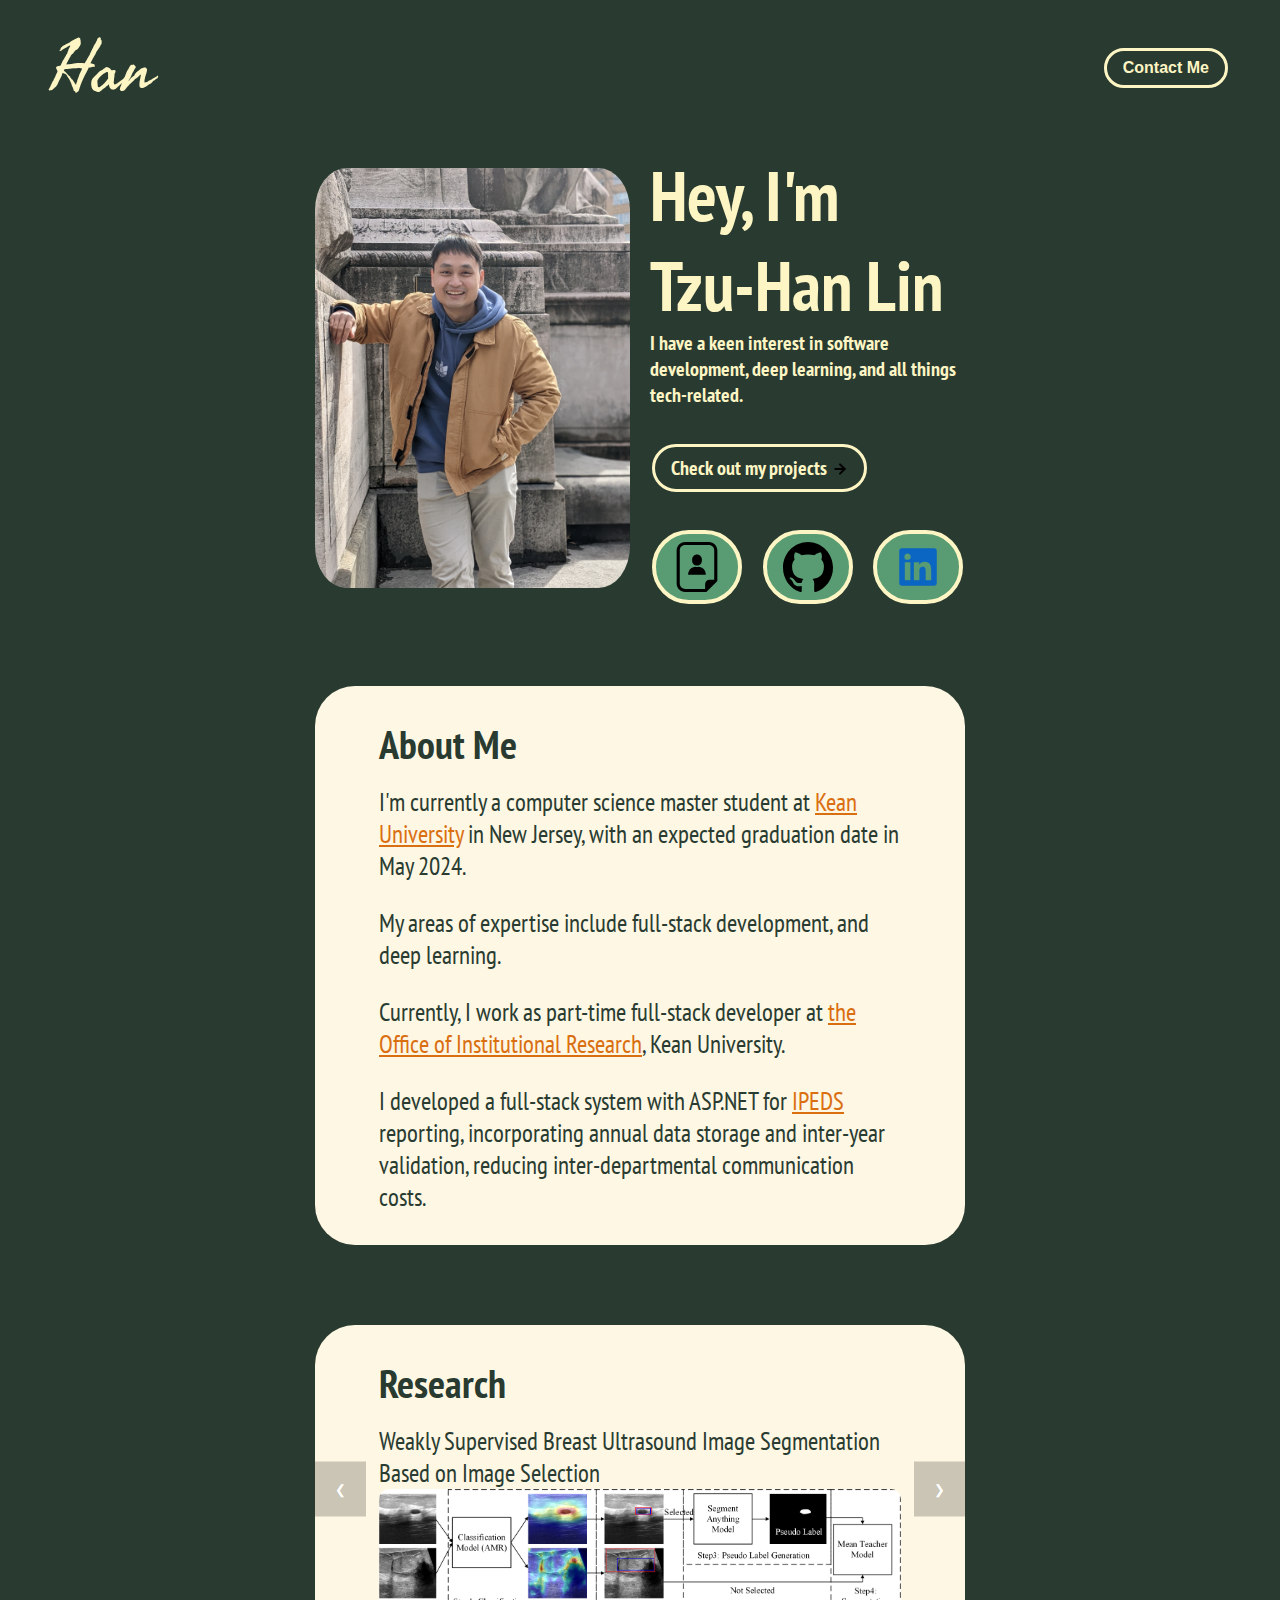
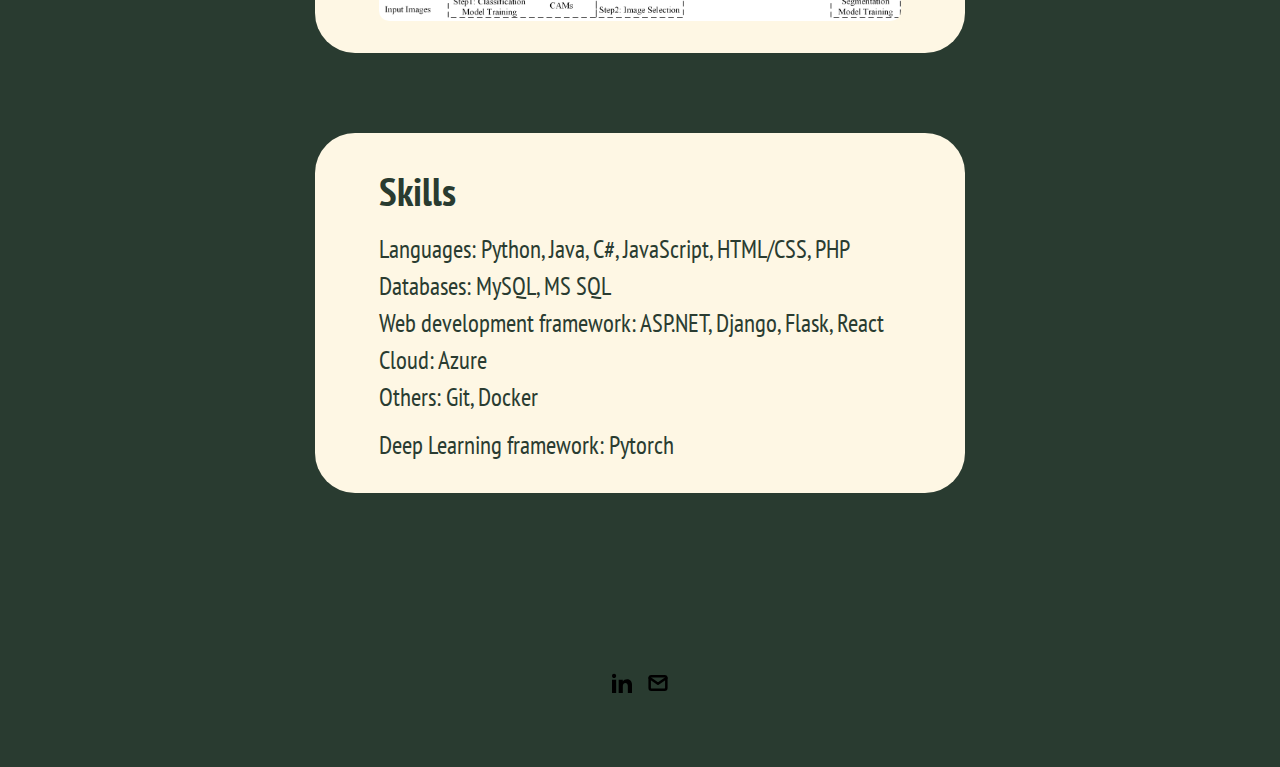
<file: index.html>
<!DOCTYPE html>
<html lang="en">
	<head>
		<meta charset="utf-8">
    <link rel="icon" href="./assets/images/tzu.jpg" />
		<title>Tzu-Han Lin</title>
    <meta name="viewport" content="width=device-width, initial-scale=1" />

		<link rel="stylesheet" href="./css/layout.css">
    <link rel="stylesheet" href="./css/typography.css">
    <link rel="stylesheet" href="./css/utilities.css">
    <link rel="preconnect" href="https://fonts.googleapis.com">
    <link rel="preconnect" href="https://fonts.gstatic.com" crossorigin>
    <link href="https://fonts.googleapis.com/css2?family=PT+Sans+Narrow:wght@400;700&display=swap" rel="stylesheet">
		<link href="https://fonts.googleapis.com/css2?family=Fasthand&family=PT+Sans+Narrow:wght@400;700&display=swap" rel="stylesheet">
    
    <script defer src="./js/script.js"></script>
    <script defer src="./js/carousel.js"></script>

	</head>
	<body>
    <!-- NAVBAR -->
    <div class="navbar">
      <a class="nav-title-link" href="./index.html">
        <span class="nav-title">Han</span>
        <a id = "contact-me" class="button" href="mailto:lintzuh@kean.edu">
          <span id = "contact-me-btn-text"class="button-text">Contact Me</span>
        </a>
      </a>
    </div>

    <!-- MAIN PAGE CONTENT -->
    <div id="main-content">

      <!-- PORTFOLIO HEADER -->
      <div id="portfolio-header">
        <div id="portfolio-header-image-container">
          <img src="./assets/images/tzu.jpg" class="portfolio-header-image">
        </div>
        <div id="portfolio-header-text-container">
            <div class="header-text">
              <span class="main-title">Hey, I'm</span>
              <span class="main-title">Tzu-Han Lin</span>

              <div id="main-title-body"class="body-text">I have a keen interest in software development, deep learning, and all things tech-related.</div>
            </div>

            <a class="button" id="my-work-link">
              <span class="button-text">Check out my projects</span> 
              <image src="./assets/icons/arrow-right.svg" class="right-arrow-icon"/>
            </a>
            
            
            <div class="button-container">
              <a class="header-btn" href="./assets/pdf/2023CV.pdf" target="_blank">
                <!-- <span id ='btn-cv-text'class="button-text">CV</span>  -->
                <image class="header-icon" src="./assets/icons/resume.svg"/>

              </a>
              <a class="header-btn" target="_blank" href="https://github.com/tzuhan2424">
                <!-- <span class="button-text">Github</span>  -->
                <image class="header-icon" src="./assets/icons/github-t.svg"/>

              </a>
              <a class="header-btn" target="_blank" href="https://linkedin.com/in/tzu-han-lin-298622240">
                <!-- <span class="button-text">LinkedIn</span>  -->
                <image class="header-icon" src="./assets/icons/linkedin-t.svg"/>

              </a>
            </div>
        </div>
      </div>

      <!-- ABOUT SECTION -->
      <div id="about-section">
        <span class="subheader-text">About Me</span>
        <div class="about-section-content">
          <div class="body-text">
            I'm currently a computer science master student at 
            <a class="body-text-ref" href="https://www.kean.edu/" target="_blank">Kean University</a> 
            in New Jersey, with an expected graduation date in May 2024. 
          </div>
          <div class="body-text"> 
            My areas of expertise include full-stack development, and deep learning.
          </div>
          <div class="body-text">
            Currently, I work as part-time full-stack developer at 
            <a class="body-text-ref" href="https://www.kean.edu/offices/strategic-analytics-data-illumination-sadi/institutional-research" target="_blank">the Office of Institutional Research</a>, Kean University.
          </div>
          <div class="body-text">
            I developed a full-stack system with ASP.NET for 
            <a class="body-text-ref" href="https://nces.ed.gov/ipeds/" target="_blank">IPEDS</a> 
            reporting, incorporating annual data storage and inter-year validation, reducing inter-departmental communication costs.
          </div>
        </div>
      </div>

      <div class="carousel" id = "my-project-carousel">
        <span class="subheader-text">Research</span>

        <div class="carousel-images">
          <div class="carousel-image-container">
            <span class="body-text">Weakly Supervised Breast Ultrasound Image
              Segmentation Based on Image Selection</span>
            <img src="./assets/images/DL/DLframework.png" alt="Photo 1" class="carousel-image">
            <!-- <div class="image-info">
              Information about the image...
            </div> -->
         </div>
         <div class="carousel-image-container">
          <span class="body-text">Mars terrain type segmentation with novel edge
            detection</span>
          <img src="./assets/images/DL/mars.png" alt="Photo 1" class="carousel-image">
          <div class="image-info">
            <!-- The content inside this div will appear on hover -->
            Read more...
          </div>
       </div>
          <!-- <img src="./assets/images/code.jpeg" alt="Photo 2" class="carousel-image"> -->
          <!-- <img src="./assets/images/sketchbook.jpeg" alt="Photo 3" class="carousel-image"> -->
        </div>
        <button class="carousel-button left">&#10094;</button>
        <button class="carousel-button right">&#10095;</button>
      </div>


      <!-- skill section -->
      <div id="skill-section">
        <span class="subheader-text">Skills</span>
        
        <div class="skill-section-content">
          <div class="body-text">Languages: Python, Java, C#, JavaScript, HTML/CSS, PHP</div>
          <div class="body-text">Databases: MySQL, MS SQL</div>
          <div class="body-text">Web development framework: ASP.NET, Django, Flask, React</div>
          <div class="body-text">Cloud: Azure</div>
          <div class="body-text">Others: Git, Docker</div>


        </div>
        <div class="skill-section-content">
          <div class="body-text">Deep Learning framework: Pytorch</div>
        </div>
      </div>



    </div>

    <!-- FOOTER -->
    <div id="footer">
      <a class="icon-link" target="_blank" href="https://linkedin.com/in/tzu-han-lin-298622240">
        <image src="./assets/icons/linkedin-1.svg" class="footer-icon"/>
      </a>
      <a class="icon-link" href="mailto:lintzuh@kean.edu">
        <image src="./assets/icons/mail.svg" class="footer-icon"/>
      </a>
    </div>

	</body>
</html>
</file>
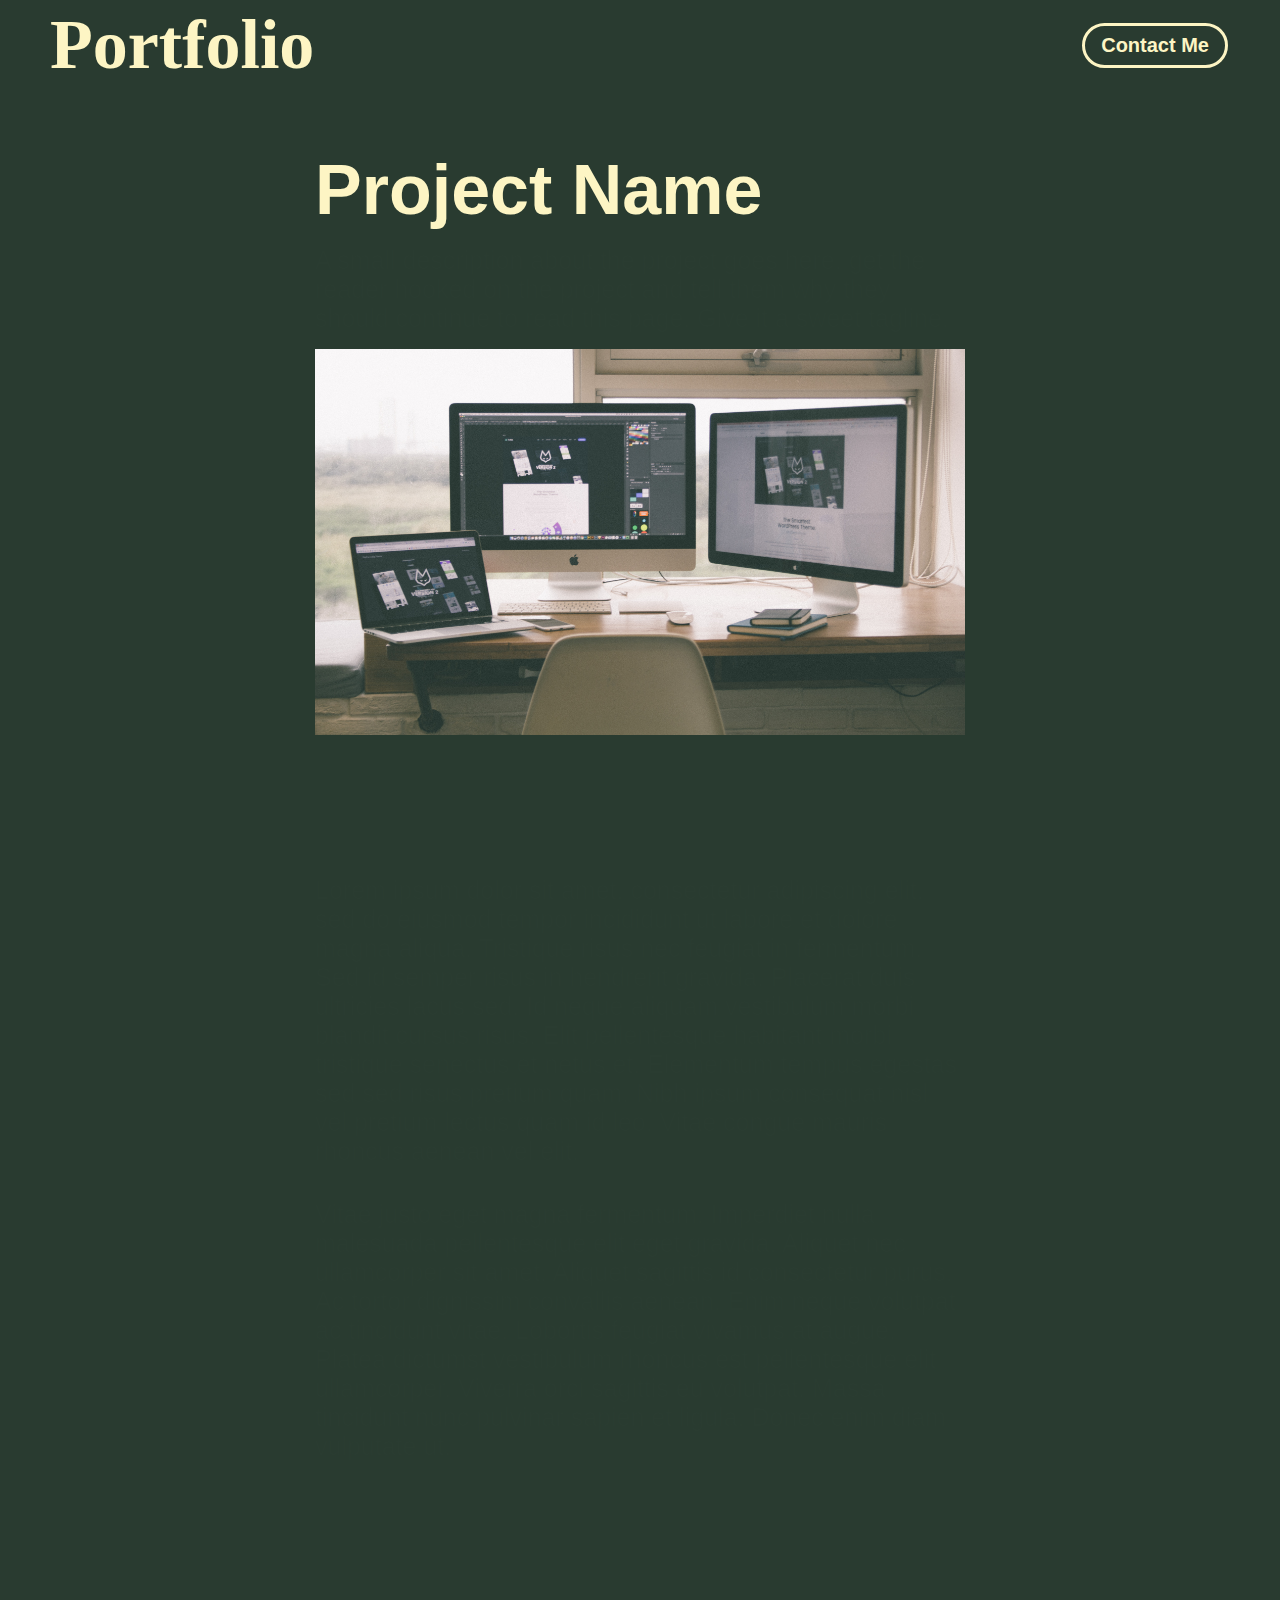
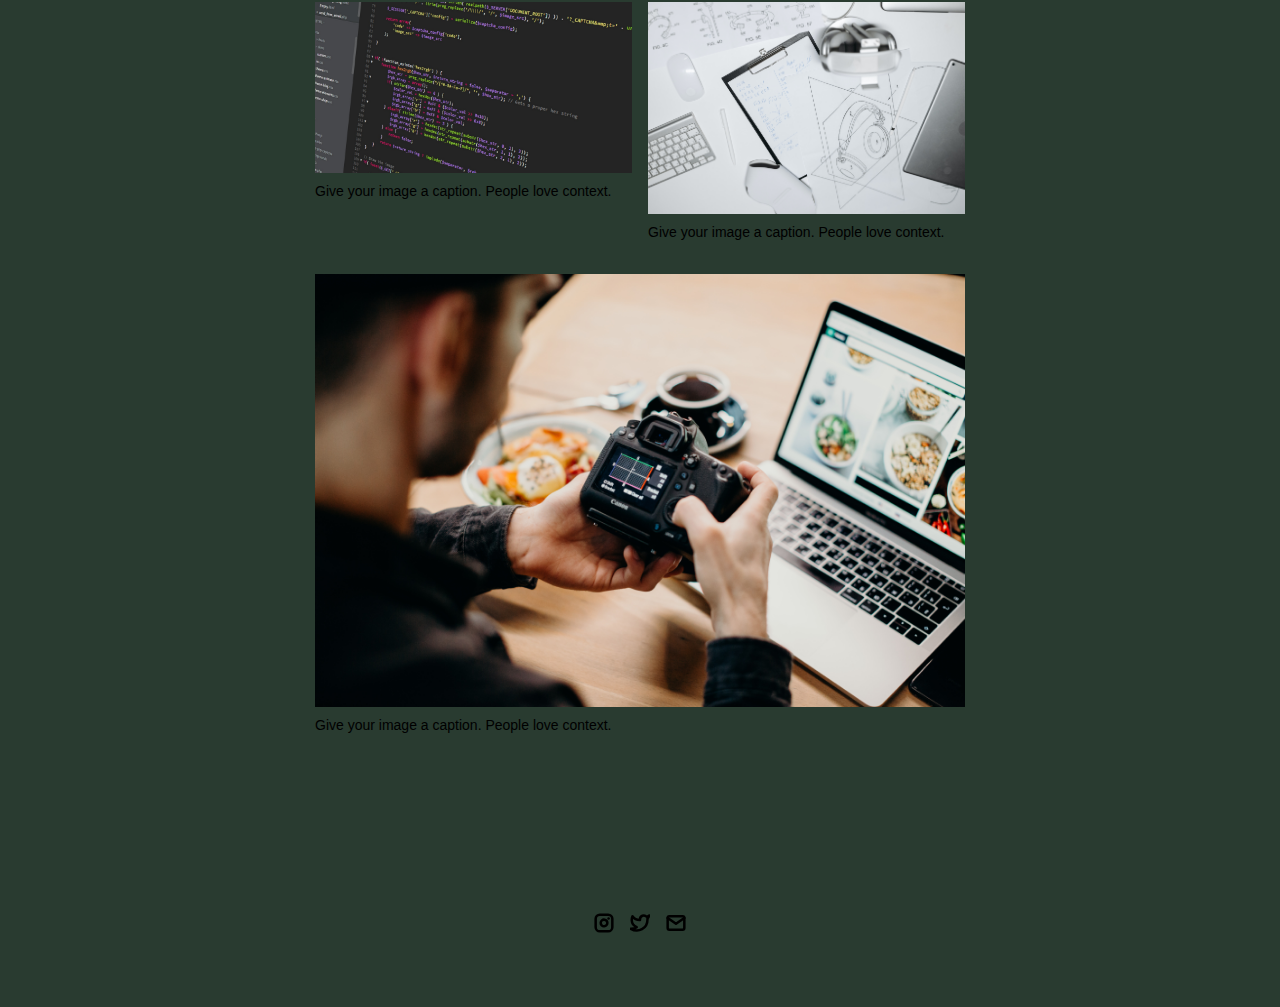
<file: project-pages/banking.html>
<!DOCTYPE html>
<html lang="en">
	<head>
		<meta charset="utf-8">
    
     <link rel="icon" href="../assets/images/tzu.jpg" />
     <title>Tzu-Han Lin</title>
    <meta name="viewport" content="width=device-width, initial-scale=1" />

	<link rel="stylesheet" href="../css/layout.css">
    <link rel="stylesheet" href="../css/typography.css">
    <link rel="stylesheet" href="../css/utilities.css">
    <script defer src="../js/script.js"></script>
	
    </head>
	<body>
    <!-- NAVBAR -->
    <div class="navbar">
      <a class="nav-title-link" href="../index.html">
 
        <span class="nav-title">Portfolio</span>
        <a class="button" href="mailto:lintzuh@kean.edu">
          <span class="button-text">Contact Me</span>
        </a>
      </a>
    </div>

    <!-- MAIN PAGE CONTENT -->
    <div id="main-content">

      <!-- PROJECT HEADER -->
      <div id="project-header">
          <!-- 
            TODO

            - Change the 'main-title' text to the name of your project
            - Change the 'body-text' text to a short and sweet description of your project (maybe the same as the one on the project card)
            - Change "desktop.jpeg" to the image filename you uploaded in the assets/images folder.
          -->
        <div class="main-title">Project Name</div>
        <div class="body-text">A small description about the project goes here, get the reader hooked on the project and tell them why they should continue to read this page. Give it a sweet tagline.</div>
        <image class="project-header-image" src="../assets/images/desktop.jpeg">
      </div>

      <!-- PROJECT DETAILS -->
      <!-- 
        TODO

        - Change the 'subheader-text' to whatever header you want for project details
        - Add paragraphs using the <div class="body-text"></div> elements in the "project-details-content"
      -->
      <div id="project-details">
        <div class="subheader-text">Project Details / Background</div>
        <div class="project-details-content">
          <div class="body-text">Lorem ipsum dolor sit amet, consectetur adipiscing elit, sed do eiusmod tempor incididunt ut labore et dolore magna aliqua. Tristique risus nec feugiat in fermentum. Sed id semper risus in hendrerit gravida. Placerat duis ultricies lacus sed. Id neque aliquam vestibulum morbi blandit cursus risus. Elit pellentesque habitant morbi tristique senectus et netus et. Elementum tempus egestas sed sed risus pretium quam. Nibh ipsum consequat nisl vel pretium lectus quam id leo. Vitae congue mauris rhoncus aenean vel elit.</div>
          <div class="body-text">Vitae justo eget magna fermentum. Imperdiet nulla malesuada pellentesque elit eget gravida. Aliquet nec ullamcorper sit amet. Aliquet sagittis id consectetur purus. Ac tortor dignissim convallis aenean. Enim neque volutpat ac tincidunt vitae. Lobortis feugiat vivamus at augue. Platea dictumst vestibulum rhoncus est pellentesque elit ullamcorper. Viverra orci sagittis eu volutpat. Massa tincidunt nunc pulvinar sapien et ligula. Donec enim diam vulputate ut.</div>
        </div>
      </div>

      <!-- IMAGE GALLERY -->
      <div id="project-gallery">
        <!-- TODO - Change the 'subheader-text' to whatever you want the Gallery section header to say -->
        <div class="subheader-text">Image Gallery</div>
        <div class="project-gallery-content">
            <!-- 
              TODO

              This is where the images in the gallery live. Here's a simple gallery image for you to copy:

              Full Width Image:

                <div class="gallery-image-container">
                  <img src="../assets/images/IMAGE_NAME" class="gallery-image">
                  <span class="image-caption">IMAGE_CAPTION</span>
                </div>

              Half Width Image: 

                <div class="gallery-image-container half-width">
                  <img src="../assets/images/IMAGE_NAME" class="gallery-image">
                  <span class="image-caption">IMAGE_CAPTION</span>
                </div>

              - To add an image to the this area, copy one of the above, paste it below this comment, and change the following:
                  - IMAGE_NAME: the name of the image file in assets/images
                  - IMAGE_CAPTION: to the caption of the image
            -->
            <div class="gallery-image-container half-width">
              <img src="../assets/images/code.jpeg" class="gallery-image">
              <span class="image-caption">Give your image a caption. People love context.</span>
            </div>
            <div class="gallery-image-container half-width">
              <img src="../assets/images/sketchbook.jpeg" class="gallery-image">
              <span class="image-caption">Give your image a caption. People love context.</span>
            </div>
            <div class="gallery-image-container">
              <img src="../assets/images/camera.jpeg" class="gallery-image">
              <span class="image-caption">Give your image a caption. People love context.</span>
            </div>
        </div>
      </div>
    </div>

    <!-- FOOTER -->
    <div id="footer">
      <!-- 
        TODO - Change href to your Instagram account (can also delete entire "a" element if no Instagram) 

        This should be the same across all pages.
      -->
      <a class="icon-link" target="_blank" href="https://twitter.com/whitevans_eth">
        <image src="../assets/icons/instagram.svg" class="footer-icon"/>
      </a>
      <!-- 
        TODO - Change href to your Twitter account (can also delete entire "a" element if no Twitter) 
      
        This should be the same across all pages.
      -->
      <a class="icon-link" target="_blank" href="https://twitter.com/whitevans_eth">
        <image src="../assets/icons/twitter.svg" class="footer-icon"/>
      </a>
      <!-- 
        TODO - Change the email after "mailto" to your contact email 
      
        This should be the same across all pages.
      -->
      <a class="icon-link" href="mailto:whitevans.eth@gmail.com">
        <image src="../assets/icons/mail.svg" class="footer-icon"/>
      </a>
    </div>

	</body>
</html>
</file>
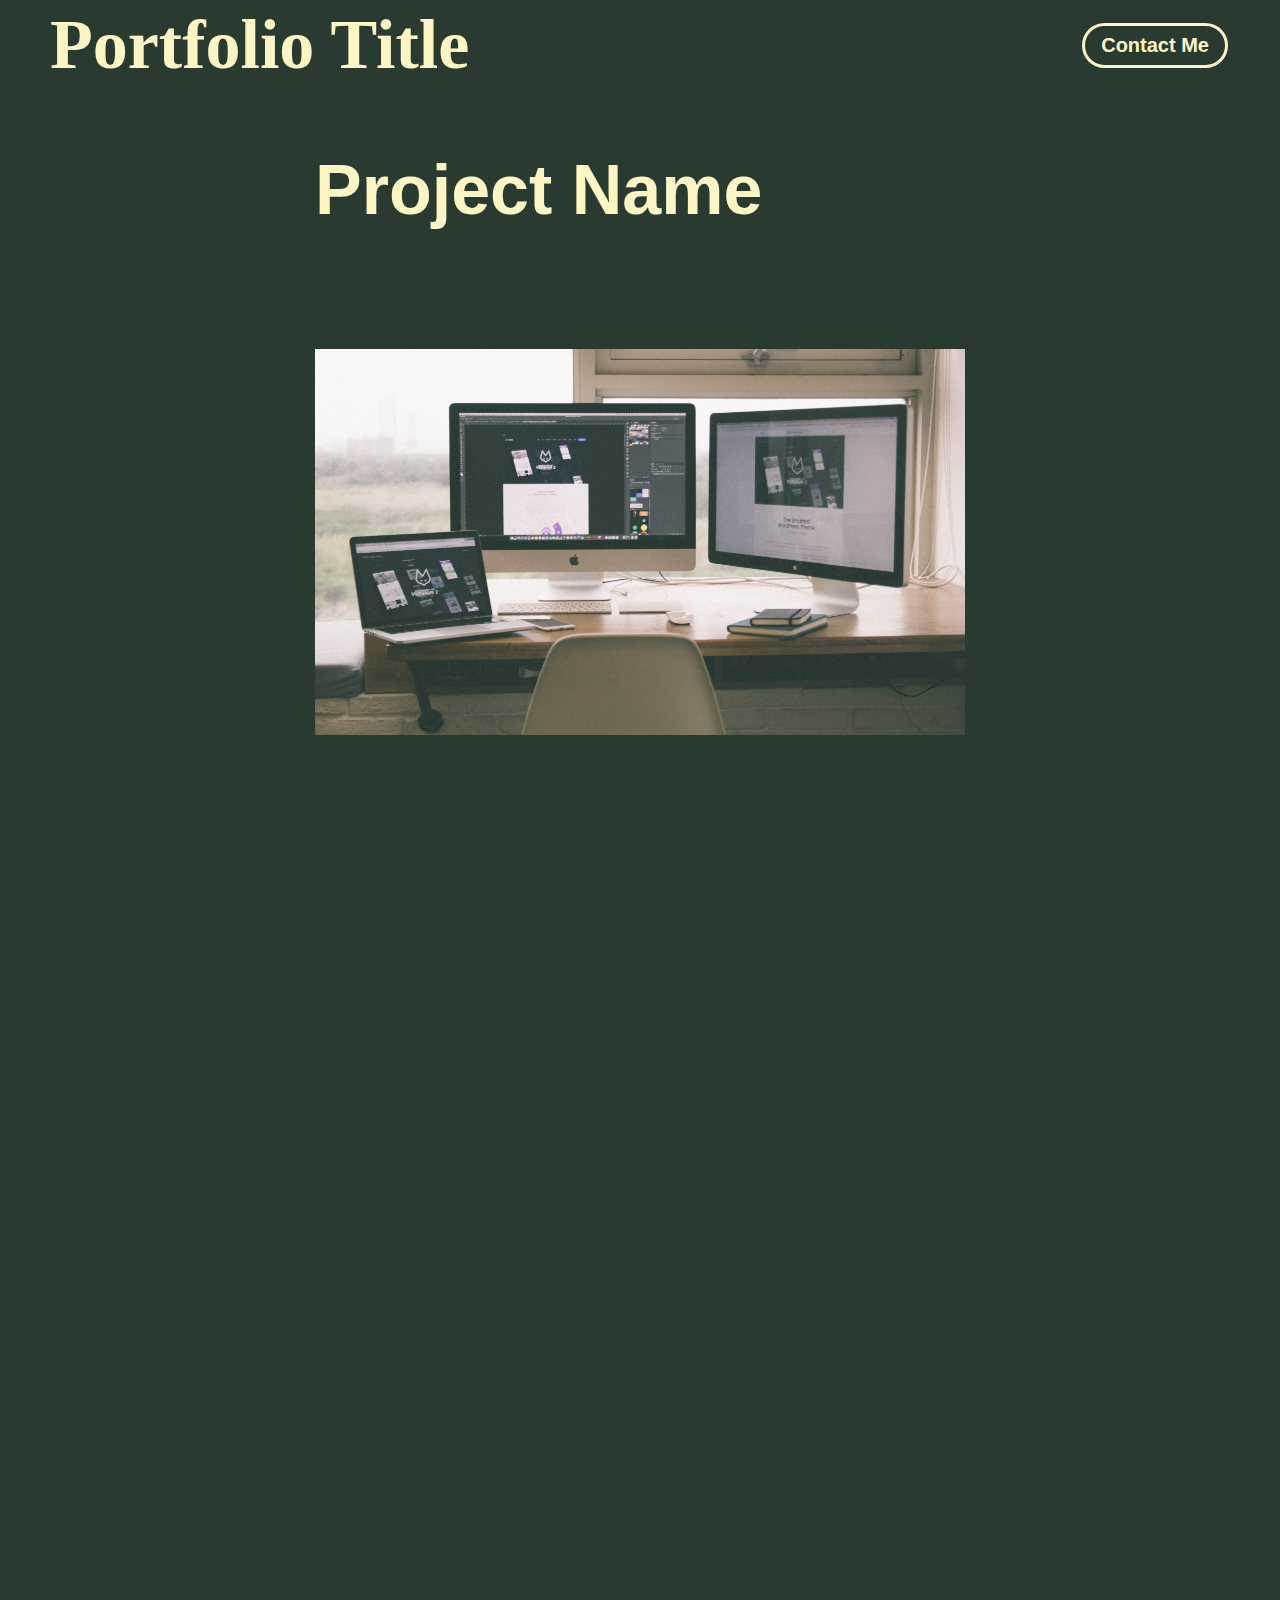
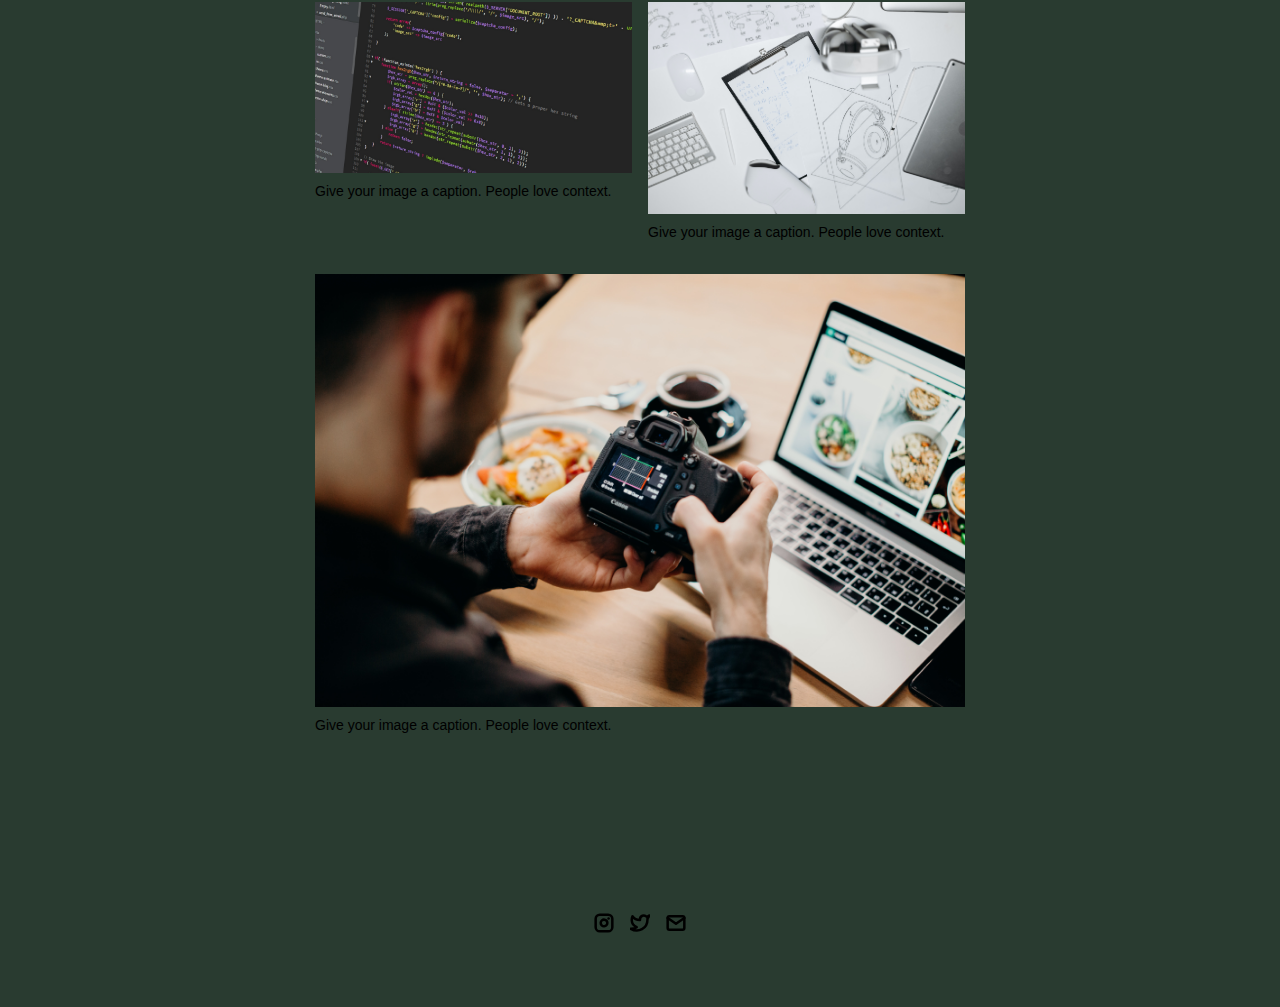
<file: project-pages/project-template.html>
<!-- 
  IMPORTANT! 
  
  Keep this file unchanged to use as a template for all future project pages. 

  For every new project you add to your portfolio, make a copy of this file in the
  'project-pages' folder with a name related to the project.
-->


<!DOCTYPE html>
<html lang="en">
	<head>
		<meta charset="utf-8">
    <!-- 
      TODO

      Upload your Unemployable (or whatever photo you like) to the assets/images folder
      and change the name of the image below to match the uploaded one

      Change the title in the <title> tag to whatever you would like the title of your portfolio to be

      This should be the same across all pages.
     -->
     <link rel="icon" href="../assets/images/1311.png" />
     <title>Unemployables Portfolio</title>
    <meta name="description" content="A portfolio template for the Unemployables community.">
    <meta name="viewport" content="width=device-width, initial-scale=1" />

		<link rel="stylesheet" href="../css/layout.css">
    <link rel="stylesheet" href="../css/typography.css">
    <link rel="stylesheet" href="../css/utilities.css">

		<script defer src="../js/script.js"></script>
	</head>
	<body>
    <!-- NAVBAR -->
    <div class="navbar">
      <a class="nav-title-link" href="../index.html">
        <!-- 
          TODO - Change the "Portfolio Title" to whatever you want displayed in the top left

          (this should be the same across all pages)
         -->
        <span class="nav-title">Portfolio Title</span>
        <!-- 
          TODO - Change the email after 'mailto:' to your email address for contact 
        
          (this should be the same across all pages)
        -->
        <a class="button" href="mailto:whitevans.eth@gmail.com">
          <span class="button-text">Contact Me</span>
        </a>
      </a>
    </div>

    <!-- MAIN PAGE CONTENT -->
    <div id="main-content">

      <!-- PROJECT HEADER -->
      <div id="project-header">
          <!-- 
            TODO

            - Change the 'main-title' text to the name of your project
            - Change the 'body-text' text to a short and sweet description of your project (maybe the same as the one on the project card)
            - Change "desktop.jpeg" to the image filename you uploaded in the assets/images folder.
          -->
        <div class="main-title">Project Name</div>
        <div class="body-text">A small description about the project goes here, get the reader hooked on the project and tell them why they should continue to read this page. Give it a sweet tagline.</div>
        <image class="project-header-image" src="../assets/images/desktop.jpeg">
      </div>

      <!-- PROJECT DETAILS -->
      <!-- 
        TODO

        - Change the 'subheader-text' to whatever header you want for project details
        - Add paragraphs using the <div class="body-text"></div> elements in the "project-details-content"
      -->
      <div id="project-details">
        <div class="subheader-text">Project Details / Background</div>
        <div class="project-details-content">
          <div class="body-text">Lorem ipsum dolor sit amet, consectetur adipiscing elit, sed do eiusmod tempor incididunt ut labore et dolore magna aliqua. Tristique risus nec feugiat in fermentum. Sed id semper risus in hendrerit gravida. Placerat duis ultricies lacus sed. Id neque aliquam vestibulum morbi blandit cursus risus. Elit pellentesque habitant morbi tristique senectus et netus et. Elementum tempus egestas sed sed risus pretium quam. Nibh ipsum consequat nisl vel pretium lectus quam id leo. Vitae congue mauris rhoncus aenean vel elit.</div>
          <div class="body-text">Vitae justo eget magna fermentum. Imperdiet nulla malesuada pellentesque elit eget gravida. Aliquet nec ullamcorper sit amet. Aliquet sagittis id consectetur purus. Ac tortor dignissim convallis aenean. Enim neque volutpat ac tincidunt vitae. Lobortis feugiat vivamus at augue. Platea dictumst vestibulum rhoncus est pellentesque elit ullamcorper. Viverra orci sagittis eu volutpat. Massa tincidunt nunc pulvinar sapien et ligula. Donec enim diam vulputate ut.</div>
        </div>
      </div>

      <!-- IMAGE GALLERY -->
      <div id="project-gallery">
        <!-- TODO - Change the 'subheader-text' to whatever you want the Gallery section header to say -->
        <div class="subheader-text">Image Gallery</div>
        <div class="project-gallery-content">
            <!-- 
              TODO

              This is where the images in the gallery live. Here's a simple gallery image for you to copy:

              Full Width Image:

                <div class="gallery-image-container">
                  <img src="../assets/images/IMAGE_NAME" class="gallery-image">
                  <span class="image-caption">IMAGE_CAPTION</span>
                </div>

              Half Width Image: 

                <div class="gallery-image-container half-width">
                  <img src="../assets/images/IMAGE_NAME" class="gallery-image">
                  <span class="image-caption">IMAGE_CAPTION</span>
                </div>

              - To add an image to the this area, copy one of the above, paste it below this comment, and change the following:
                  - IMAGE_NAME: the name of the image file in assets/images
                  - IMAGE_CAPTION: to the caption of the image
            -->
            <div class="gallery-image-container half-width">
              <img src="../assets/images/code.jpeg" class="gallery-image">
              <span class="image-caption">Give your image a caption. People love context.</span>
            </div>
            <div class="gallery-image-container half-width">
              <img src="../assets/images/sketchbook.jpeg" class="gallery-image">
              <span class="image-caption">Give your image a caption. People love context.</span>
            </div>
            <div class="gallery-image-container">
              <img src="../assets/images/camera.jpeg" class="gallery-image">
              <span class="image-caption">Give your image a caption. People love context.</span>
            </div>
        </div>
      </div>
    </div>

    <!-- FOOTER -->
    <div id="footer">
      <!-- 
        TODO - Change href to your Instagram account (can also delete entire "a" element if no Instagram) 

        This should be the same across all pages.
      -->
      <a class="icon-link" target="_blank" href="https://twitter.com/whitevans_eth">
        <image src="../assets/icons/instagram.svg" class="footer-icon"/>
      </a>
      <!-- 
        TODO - Change href to your Twitter account (can also delete entire "a" element if no Twitter) 
      
        This should be the same across all pages.
      -->
      <a class="icon-link" target="_blank" href="https://twitter.com/whitevans_eth">
        <image src="../assets/icons/twitter.svg" class="footer-icon"/>
      </a>
      <!-- 
        TODO - Change the email after "mailto" to your contact email 
      
        This should be the same across all pages.
      -->
      <a class="icon-link" href="mailto:whitevans.eth@gmail.com">
        <image src="../assets/icons/mail.svg" class="footer-icon"/>
      </a>
    </div>

	</body>
</html>
</file>
<file: css/layout.css>
* {
  box-sizing: border-box;
}

html {
  text-size-adjust: none;
  -webkit-text-size-adjust: none;
  -moz-text-size-adjust: none;
  -ms-text-size-adjust: none;
}

body {
  margin: 40px;
  -webkit-font-smoothing: antialiased;
  -moz-osx-font-smoothing: grayscale;
  /* background-color: #e7f1e3e8; */
  background-color: #293b30;


}




/* Main Page Layout */

#main-content {
  /* margin: 150px 70px; */
  /* padding: 225px 425px; */

  display: flex;
  flex-direction: column;
  gap: 80px;
}




/* Portfolio Header */

#portfolio-header {
  display: flex;
  gap: 20px;
  align-items: center;
}

#portfolio-header-image-container {
  
  display: flex;
  flex-direction: column;
  gap: 10px;
  flex-basis: 50%;
  /* padding: 40px; */
  

}

.portfolio-header-image {
  width: 100%;
  height: auto;
  border-radius: 10%; 
}



#portfolio-header-text-container {
  display: flex;
  flex-direction: column;
  gap: 34px;
  flex-basis: 50%;
  font-family: "PT Sans Narrow", sans-serif;
  font-weight: 400;
  font-style: normal;
}




/* About Section */

#about-section {
  display: flex;
  flex-direction: column;
  gap: 16px;
  background-color: #fef7e4;
  padding: 2em 4em;
  border-radius: 40px; /* This line adds rounded corners. Adjust the value as needed. */
  font-family: "PT Sans Narrow", sans-serif;


}

.about-section-content {
  display: flex;
  flex-direction: column;
  gap: 25px;
}


/* skill section */
#skill-section {
  display: flex;
  flex-direction: column;
  gap: 16px;
  background-color: #fef7e4;
  padding: 2em 4em;
  border-radius: 40px; /* This line adds rounded corners. Adjust the value as needed. */
  font-family: "PT Sans Narrow", sans-serif;

}

.skill-section-content {
  display: flex;
  flex-direction: column;
  gap: 5px;
}






/* Project Section */

#my-work-section {
  display: flex;
  flex-direction: column;
  gap: 16px;
}

.projects-container {
  display: flex;
  gap: 34px 16px;
  flex-wrap: wrap;
}

/* Project Cards */

.project-card {
  max-width: calc((100% - 32px) / 3);
  display: flex;
  flex-direction: column;
  gap: 34px;
}

.project-card-text-container {
  flex-direction: column;
  display: flex;
  gap: 16px
}

.project-image {
  width: 100%;
  height: 200px;
  object-fit: cover;
  object-position: center;
}




/* Project Pages */

#project-header {
  display: flex;
  flex-direction: column;
  gap: 16px;
}

.project-header-image {
  width: 100%;
  height: auto;
}

#project-details {
  display: flex;
  flex-direction: column;
  gap: 16px;
}

.project-details-content {
  display: flex;
  flex-direction: column;
  gap: 34px;
}

    /* Project Gallery */

    #project-gallery {
      display: flex;
      flex-direction: column;
      gap: 16px;
    }

    .project-gallery-content {
      display: flex;
      flex-wrap: wrap;
      gap: 34px 16px;
    }

    .gallery-image-container {
      width: 100%;
      display: flex;
      flex-direction: column;
      gap: 10px;
    }

    .gallery-image-container.half-width {
      width: calc((100% - 16px) / 2);
    }

    .gallery-image {
      width: 100%;
      height: auto;
    }


/* Extra Extra large devices (large laptops and desktops, 1200px and below) */
@media only screen and (max-width: 1600px) {
  #main-content {
    margin: 150px 275px;
  }
}

/* Extra large devices (large laptops and desktops, 1200px and below) */
@media only screen and (max-width: 1200px) {
  #main-content {
    margin: 150px 175px;
  }
}

/* Large devices (laptops/desktops, 1000px and below) */
@media only screen and (max-width: 1000px) {
  #main-content {
    margin: 150px 75px;
  }
}

/* Small devices (portrait tablets and large phones, 800px and below) */
@media only screen and (max-width: 800px) {
  #main-content {
    margin: 150px 50px;
  }

  #portfolio-header {
    flex-direction: column;
  }

  .project-card {
    max-width: calc((100% - 16px) / 2);
  }
}

/* Small devices (portrait tablets and large phones, 600px and below) */
@media only screen and (max-width: 600px) {
  #main-content {
    margin: 125px 20px;
  }

  .project-card {
    max-width: 100%;
  }
}





.carousel {
  position: relative;
  overflow: visible;
  display: flex;
  flex-direction: column;
  gap: 16px;
  background-color: #fef7e4;
  padding: 2em 4em;
  border-radius: 40px;
  font-family: "PT Sans Narrow", sans-serif;
  margin: auto; /* Centers the carousel within its parent */
  width: 100%; /* Ensures the carousel grows responsively to the width of its container */
  /* height: 40%; */
}
.carousel-image-container {
  position: relative;
  width: 100%; 
  height: 100%;
  display: none;
  flex-direction: column;
  /* Make sure to set the width and height or they will be auto */
}
.carousel-image-container.active {
  display: flex; /* Change to block or inline-block depending on your layout */
  /* Other styles to make the active item display correctly */
}

.carousel-images {
  display: flex; /* Flexbox layout for the image container */
  justify-content: center; /* Center images horizontally */
  align-items: center; /* Center images vertically */
  height: 100%; 
  width: 100%; 
  overflow: hidden; /* Hide any overflowing parts of the images */
}

.carousel-images img {
  width: 100%; /* Maximum width of the image is the width of its container */
  height: 100%; /* Maximum height of the image is the height of its container */
  display: block; /* Show images as block elements */
  object-fit: contain; /* Ensures the image is scaled to be as large as possible but contained within the element's box */
  border-radius:10px;
  /* margin:10px */
}


.image-info {
  position: absolute;
  bottom: 0; /* Start from the bottom of the .carousel-image-container */
  left: 0;
  width: 100%; /* Take full width of the parent container */
  background-color: rgba(0, 0, 0, 0.7); /* Semi-transparent background */
  color: white;
  transform: translateY(100%); /* Hide the .image-info by pushing it down */
  transition: transform 0.3s ease-in-out; /* Animation for smooth effect */
  padding: 5em;
  box-sizing: border-box; /* Include padding in the element's total width and height */
}

.carousel-image-container:hover .image-info {
  transform: translateY(0); /* Bring the .image-info up on hover */
}

.carousel-button {
  position: absolute;
  top: 50%;
  transform: translateY(-50%);
  background-color: rgba(0,0,0,0.2);
  color: white;
  border: none;
  cursor: pointer;
  padding: 20px;
  z-index: 0;
}

.carousel-button.left {
  left: 0;
}

.carousel-button.right {
  right: 0;
}
</file>
<file: css/typography.css>
body {
  font-family: "Helvetica Neue", Helvetica, Arial, sans-serif;
}

.nav-title {
  font-size: 70px;
  color: #fdf5c4;
  font-family: "Fasthand", cursive;
  font-weight: 550;
  font-style: normal;
}

.button-text {
  font-size: 20px;
  font-weight: 700;
  color: #fdf5c4;

}
#btn-cv-text{
  font-size: 30px;
  margin: 10px;
  color: #293b30;

}

.image-caption {
  font-size: 14px;
  font-weight: 500;
}

.main-title {
  font-size: 70px;
  font-weight: 700;
  color: #fdf5c4;

}

#main-title-body{
  font-size: 20px;
  font-weight: 530;
  color: #fdf5c4;

}
.header-text{
  display: flex;
  flex-direction: column;
  color: #fdf5c4;


}
.subheader-text {
  font-size: 40px;
  font-weight: 700;
  color: #293b30;

}

.body-text {
  font-size: 20px;
  font-weight: 600;

}

.about-section-content .skill-section-content .body-text{
  font-size: 25px;
  color: rgb(42, 60, 49);
  font-weight: 500;

}
.body-text{
  font-size: 25px;
  color: rgb(42, 60, 49);
  font-weight: 500;

}


.body-text-ref {
  position: relative;
  text-decoration-color: rgb(218, 111, 17);
  color: rgb(218, 111, 17);
  transition: background-color 0.4s ease; /* Smooth transition for background color */

}

.body-text-ref:visited{
  text-decoration-color: rgb(218, 111, 17);
}
.body-text-ref:hover {
  font-weight: 700;
  color:#fdf5c4;
  text-decoration-color: #fdf5c4;

  background-color: rgba(42, 60, 49, 0.858); /* Slight change in background color */
}




.project-card-text {
  overflow: hidden;
  text-overflow: ellipsis;
  display: -webkit-box;
  -webkit-line-clamp: 4;
  -webkit-box-orient: vertical;
}

.project-title {
  overflow: hidden;
  text-overflow: ellipsis;
  display: -webkit-box;
  -webkit-line-clamp: 1;
  -webkit-box-orient: vertical;
}

#contact-me-btn-text{
  font-size: 16px;
}
</file>
<file: css/utilities.css>
/* Icons */
#contact-me{
  color:#fdf5c4;
  border: 3px solid #fdf5c4;
  font-size: 40px;

}

.header-icon{
  width: 50px; /* Adjust the width as needed */
  height: auto; /* This will maintain the aspect ratio */
  vertical-align: middle; /* To align it vertically in the middle */
}

.right-arrow-icon {
  width: 16px;
  height: 16px;
  margin-top: 1px;
}

.footer-icon {
  width: 20px;
  height: 20px;
}

a.icon-link {
  transition: transform 200ms ease-in-out;
}

a.icon-link:hover {
  cursor: pointer;
  stroke-width: 5;
  margin: 0;
  transform: rotate(15deg);
}


/* Navbar Styling */

.navbar {
  width: 100%;
  padding: 5px 50px;
  display: flex;
  justify-content: space-between;
  align-items: center;
  position: fixed;
  top: 0;
  left: 0;
  background-color: #293b30;
  z-index: 1;
}

.nav-title-link {
  color: black;
  text-decoration: none;
}

.nav-title-link:hover {
  text-decoration: underline;
}

/* Small devices (portrait tablets and large phones, 800px and below) */
@media only screen and (max-width: 800px) {
  .navbar {
    padding: 20px 20px;
    /* background-color: white */
  }
}


/* Button Styling */
.button-container {
  display: flex;
  justify-content: space-between; 
}
.header-btn{
  background-color: #599b72;
  /* transition: background-color 0.3s ease-in-out */

  /* background-color: hsl(31, 90%, 64%); */
  /* border: 5px solid #fdf5c4;
  border-radius: 50px; */

}
.header-btn:hover{
  /* background-color: #293b30; */
  background-color: hsl(33, 92%, 58%);
  


}
a.header-btn {
  padding: 8px 16px;
  border: 4px solid #fdf5c4;
  border-radius: 50px;
  color: black;
  text-decoration: none;
  width: fit-content;
  display: flex;
  gap: 5px;
  align-items: center;
  margin: 2px; 
  transition: transform 0.3s ease; /* Smoothly transition the transform property */

}
a.header-btn:hover {
  transform: scale(1.2); /* Increase size by 10% on hover */
}

a.button {
  padding: 8px 16px;
  border: 3px solid #fdf5c4;
  border-radius: 50px;
  color: black;
  text-decoration: none;
  width: fit-content;
  display: flex;
  gap: 5px;
  align-items: center;
  margin: 2px; /* Reset margin to 0 */

}

a.button:hover {
  text-decoration: underline;
  text-decoration-thickness: 2px;
  cursor: pointer;
}


/* Footer Styling */

#footer {
  width: 100%;
  display: flex;
  padding: 30px 50px;
  justify-content: center;
  align-items: center;
  gap: 16px;
}

/* Link Styling */
a.no-underline {
  text-decoration: none;
  color: black
}

a.no-underline:hover {
  text-decoration: underline;
  cursor: pointer;
}

/* Small devices (portrait tablets and large phones, 800px and below) */
@media only screen and (max-width: 800px) {
  #footer {
    padding: 20px 20px;
  }
}
</file>
